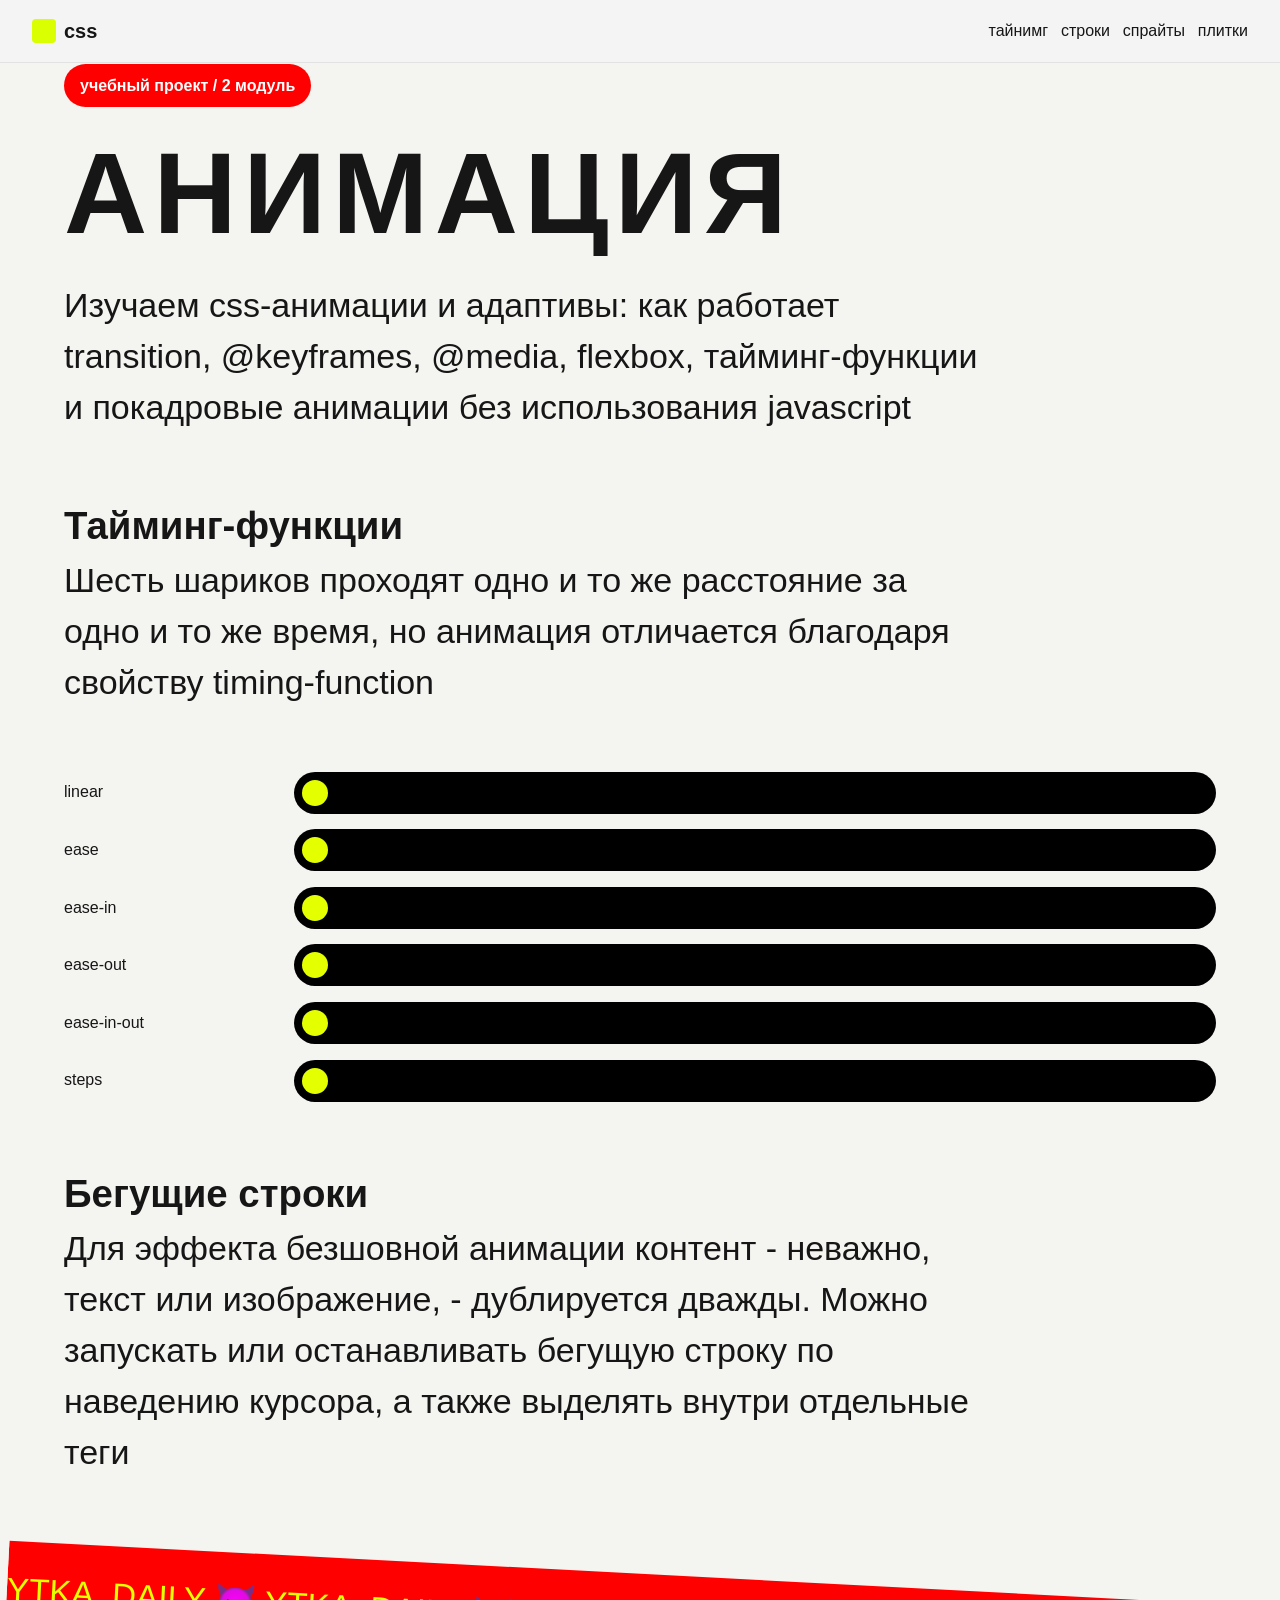
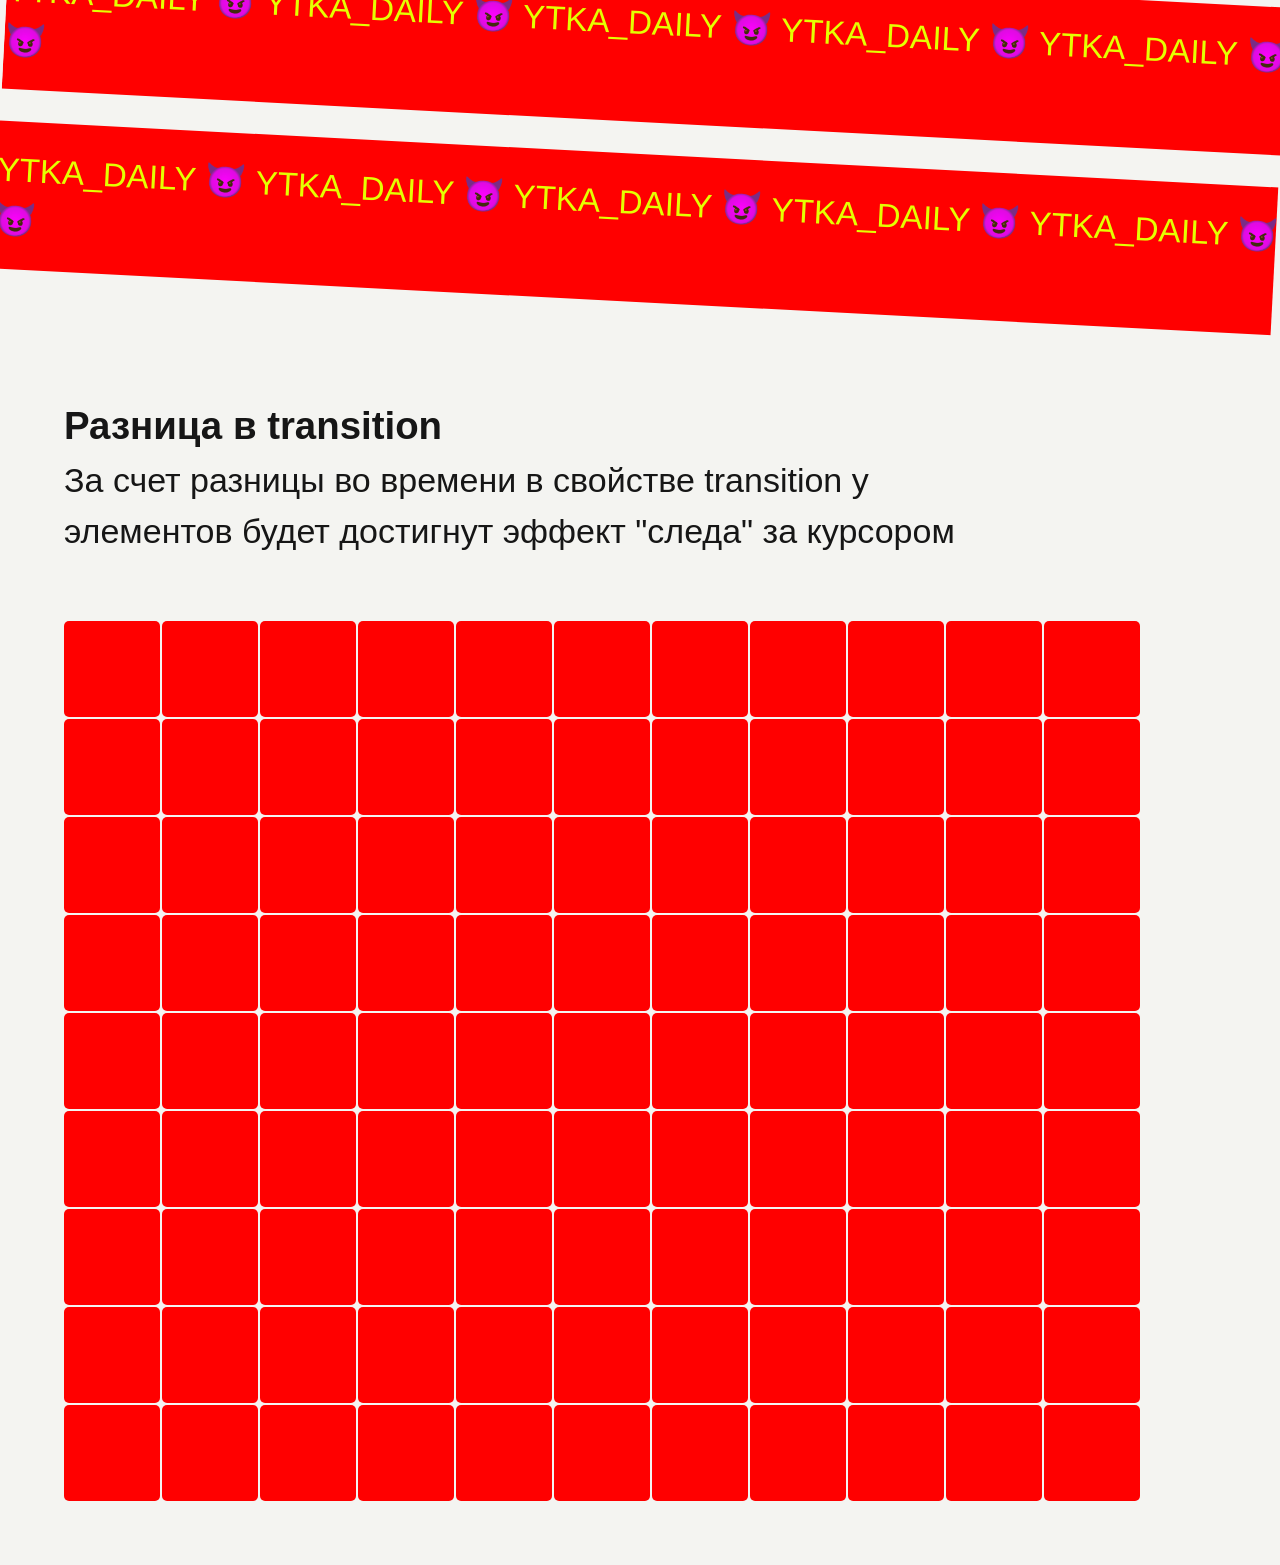
<file: 2 модуль/index.html>
<!doctype html>
<html lang="en">
  <head>
    <meta charset="UTF-8" />
    <meta name="viewport" content="width=device-width, initial-scale=1.0" />
    <title>CSS-анимации и адаптив</title>
    <link rel="stylesheet" href="stylesheets/style.css" />
  </head>

  <body>
    <header>
      <a href="#top" class="logo">
        <span class="logo_mark"></span>
        <span class="logo_text">css</span>
      </a>

      <nav class="menu">
        <a href="" class="menu_link">тайнимг</a>
        <a href="" class="menu_link">строки</a>
        <a href="" class="menu_link">спрайты</a>
        <a href="" class="menu_link">плитки</a>
        <!-- */ a.menu_link*4 /* -->
      </nav>
    </header>
    <!-- /*обозначает шапку сайта*/ -->
    <main>
      <section id="hero">
        <p class="hero_eyebrow">учебный проект / 2 модуль</p>
        <h1 class="hero_title">
          <span class="hero_letter">а</span>
          <span class="hero_letter">н</span>
          <span class="hero_letter">и</span>
          <span class="hero_letter">м</span>
          <span class="hero_letter">а</span>
          <span class="hero_letter">ц</span>
          <span class="hero_letter">и</span>
          <span class="hero_letter">я</span>
        </h1>
        <p class="section_lead">
          Изучаем css-анимации и адаптивы: как работает transition, @keyframes,
          @media, flexbox, тайминг-функции и покадровые анимации без
          использования javascript
        </p>
      </section>

      <section id="timing">
        <h2 class="section_title">Тайминг-функции</h2>
        <p class="section_lead">
          Шесть шариков проходят одно и то же расстояние за одно и то же время,
          но анимация отличается благодаря свойству timing-function
        </p>
        <div class="timing">
          <div class="timing_row">
            <p class="timing_label">linear</p>
            <div class="timing_track">
              <span class="timing_item linear"> </span
              ><span class="timing_ball"></span>
            </div>
          </div>

          <div class="timing_row">
            <p class="timing_label">ease</p>
            <div class="timing_track">
              <span class="timing_item ease"> </span
              ><span class="timing_ball"></span>
            </div>
          </div>

          <div class="timing_row">
            <p class="timing_label">ease-in</p>
            <div class="timing_track">
              <span class="timing_item ease-in"> </span
              ><span class="timing_ball"></span>
            </div>
          </div>

          <div class="timing_row">
            <p class="timing_label">ease-out</p>
            <div class="timing_track">
              <span class="timing_item ease-out"> </span
              ><span class="timing_ball"></span>
            </div>
          </div>

          <div class="timing_row">
            <p class="timing_label">ease-in-out</p>
            <div class="timing_track">
              <span class="timing_item ease-in-out"> </span
              ><span class="timing_ball"></span>
            </div>
          </div>

          <div class="timing_row">
            <p class="timing_label">steps</p>
            <div class="timing_track">
              <span class="timing_item steps"> </span
              ><span class="timing_ball"></span>
            </div>
          </div>
        </div>
      </section>

      <section id="marquee">
        <h2 class="section_title">Бегущие строки</h2>
        <p class="section_lead">
          Для эффекта безшовной анимации контент - неважно, текст или
          изображение, - дублируется дважды. Можно запускать или останавливать
          бегущую строку по наведению курсора, а также выделять внутри отдельные
          теги
        </p>
      </section>

      <div class="marquee">
        <p class="marquee_row">
          YTKA_DAILY 😈 YTKA_DAILY 😈 YTKA_DAILY 😈 YTKA_DAILY 😈 YTKA_DAILY 😈
          YTKA_DAILY 😈 YTKA_DAILY 😈 YTKA_DAILY 😈 YTKA_DAILY 😈 YTKA_DAILY 😈
        </p>
        <p class="marquee_row marquee_row--reverse">
          YTKA_DAILY 😈 YTKA_DAILY 😈 YTKA_DAILY 😈 YTKA_DAILY 😈 YTKA_DAILY 😈
          YTKA_DAILY 😈 YTKA_DAILY 😈 YTKA_DAILY 😈 YTKA_DAILY 😈 YTKA_DAILY 😈
        </p>
      </div>

      <section></section>

      <section id="tiles">
        <h2 class="section_title">Разница в transition</h2>
        <p class="section_lead">
          За счет разницы во времени в свойстве transition у элементов будет
          достигнут эффект "следа" за курсором
        </p>

        <div class="tiles">
          <span class="tile"></span><span class="tile"></span
          ><span class="tile"></span><span class="tile"></span
          ><span class="tile"></span><span class="tile"></span
          ><span class="tile"></span><span class="tile"></span
          ><span class="tile"></span><span class="tile"></span
          ><span class="tile"></span><span class="tile"></span
          ><span class="tile"></span><span class="tile"></span
          ><span class="tile"></span><span class="tile"></span
          ><span class="tile"></span><span class="tile"></span
          ><span class="tile"></span><span class="tile"></span
          ><span class="tile"></span><span class="tile"></span
          ><span class="tile"></span><span class="tile"></span
          ><span class="tile"></span><span class="tile"></span
          ><span class="tile"></span><span class="tile"></span
          ><span class="tile"></span><span class="tile"></span
          ><span class="tile"></span><span class="tile"></span
          ><span class="tile"></span><span class="tile"></span
          ><span class="tile"></span><span class="tile"></span
          ><span class="tile"></span><span class="tile"></span
          ><span class="tile"></span><span class="tile"></span
          ><span class="tile"></span><span class="tile"></span
          ><span class="tile"></span><span class="tile"></span
          ><span class="tile"></span><span class="tile"></span
          ><span class="tile"></span><span class="tile"></span
          ><span class="tile"></span><span class="tile"></span
          ><span class="tile"></span><span class="tile"></span
          ><span class="tile"></span><span class="tile"></span
          ><span class="tile"></span><span class="tile"></span
          ><span class="tile"></span><span class="tile"></span
          ><span class="tile"></span><span class="tile"></span
          ><span class="tile"></span><span class="tile"></span
          ><span class="tile"></span><span class="tile"></span
          ><span class="tile"></span><span class="tile"></span
          ><span class="tile"></span><span class="tile"></span
          ><span class="tile"></span><span class="tile"></span
          ><span class="tile"></span><span class="tile"></span
          ><span class="tile"></span><span class="tile"></span
          ><span class="tile"></span><span class="tile"></span
          ><span class="tile"></span><span class="tile"></span
          ><span class="tile"></span><span class="tile"></span
          ><span class="tile"></span><span class="tile"></span
          ><span class="tile"></span><span class="tile"></span
          ><span class="tile"></span><span class="tile"></span
          ><span class="tile"></span><span class="tile"></span
          ><span class="tile"></span><span class="tile"></span
          ><span class="tile"></span><span class="tile"></span
          ><span class="tile"></span><span class="tile"></span
          ><span class="tile"></span><span class="tile"></span>
          <span class="tile"></span><span class="tile"></span>
          <span class="tile"></span>
        </div>
      </section>
    </main>
  </body>
</html>
</file>
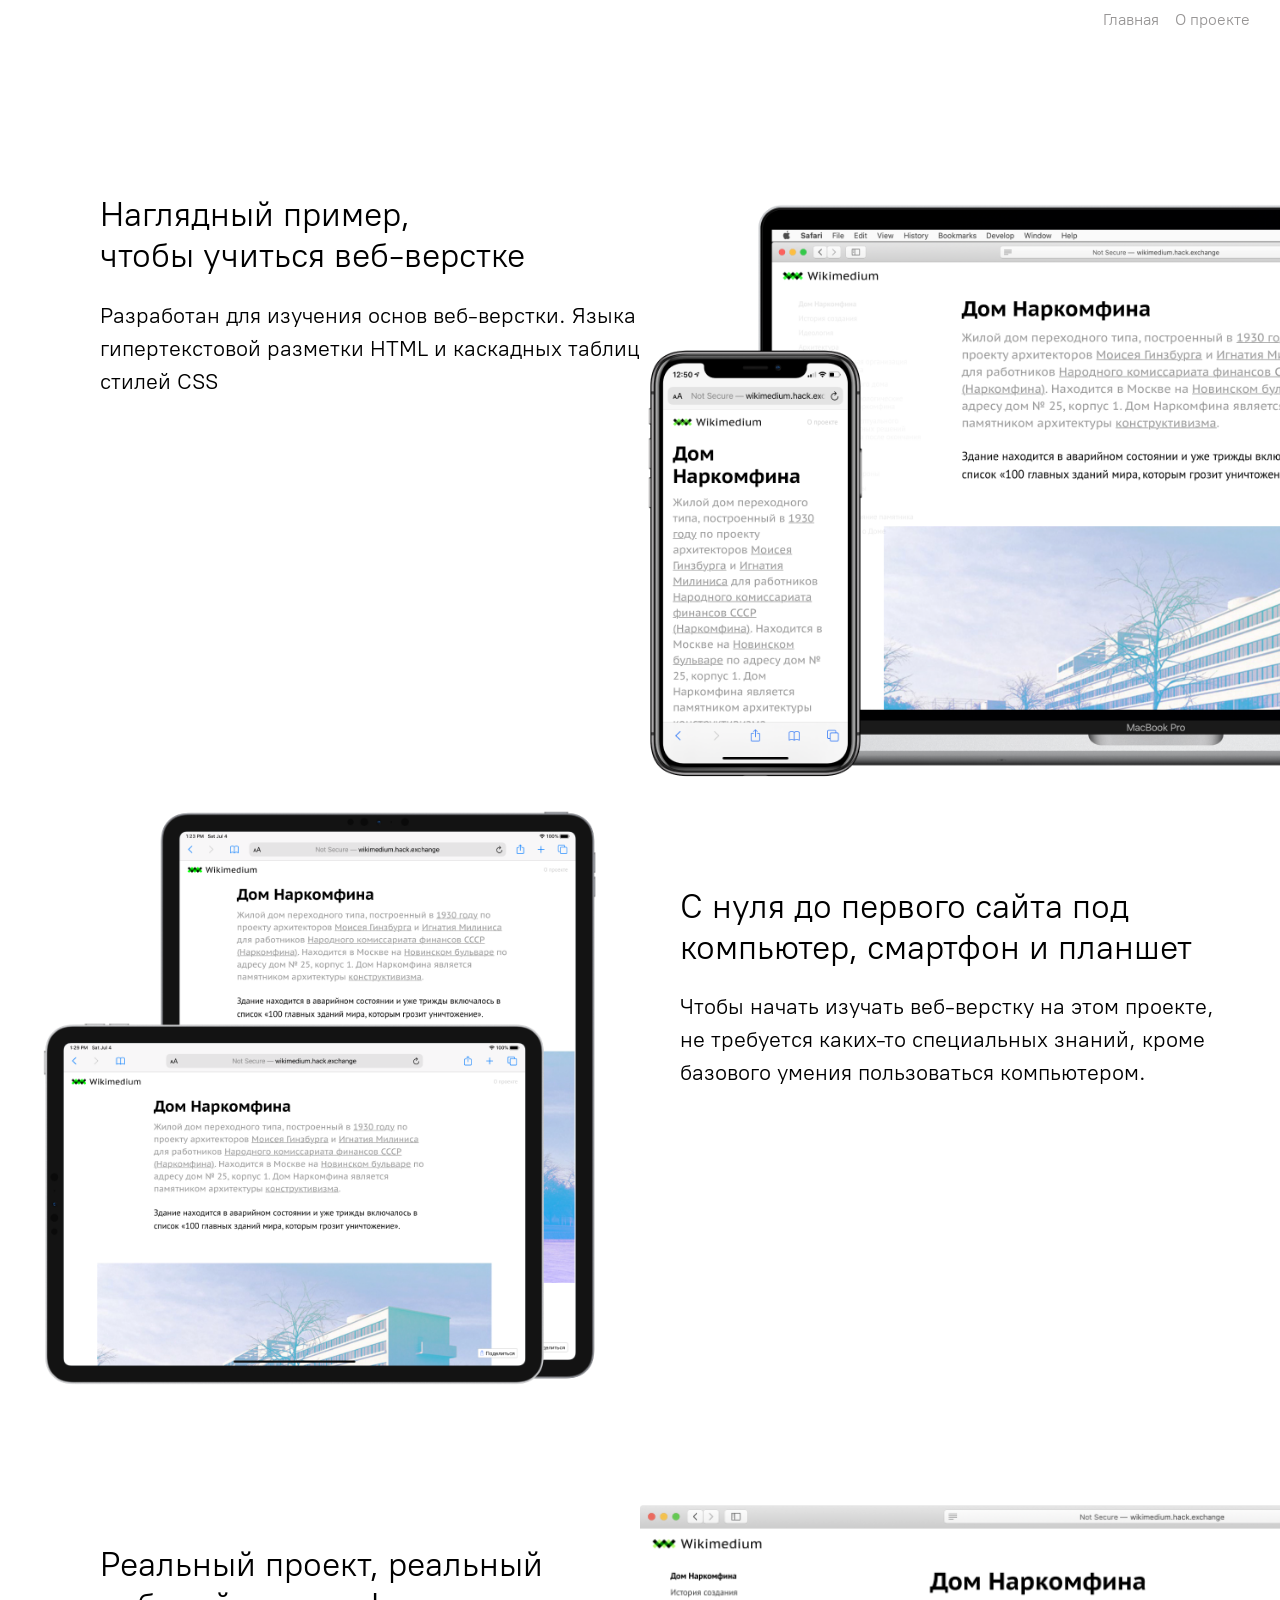
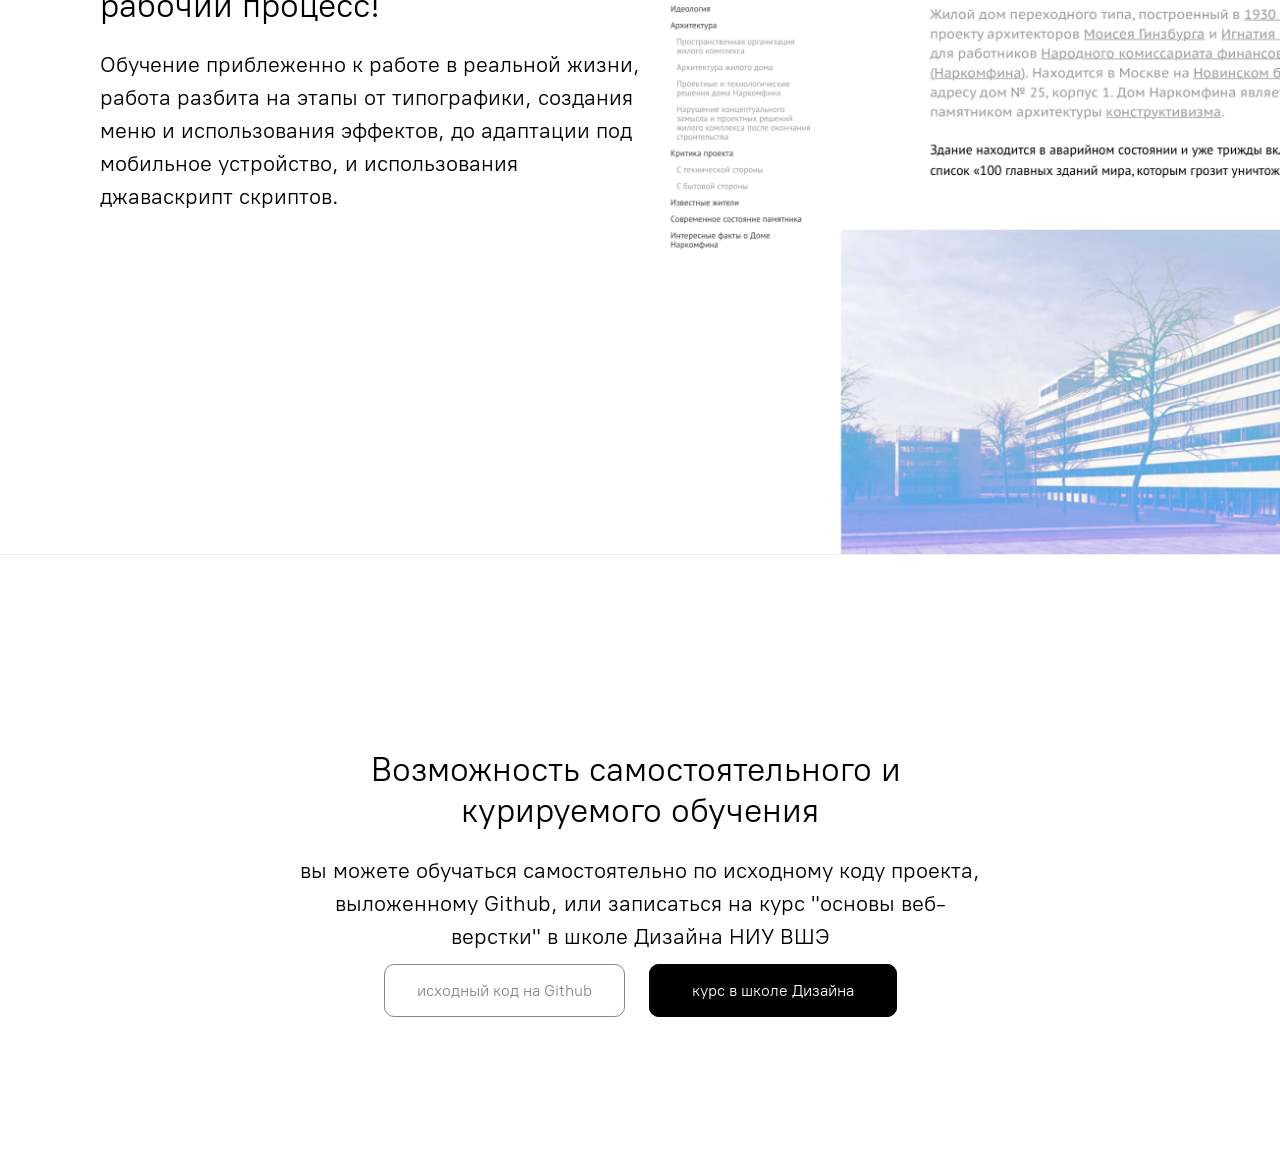
<file: about.html>
<!doctype html>
<html lang="ru">
  <head>
    <meta charset="UTF-8" />
    <meta name="viewport" content="width=device-width, initial-scale=1.0" />
    <title>О проекте</title>
    <link rel="stylesheet" href="stylesheets/style.css" />
    <link rel="icon" href="images/favicon.png" type="image/png" />
    <link rel="icon" href="images/favicon.png" type="image/x-icon" />
  </head>
  <body class="about">
    <nav class="menubar">
      <a href="index.html">Главная</a>
      <a href="about.html">О проекте</a>
    </nav>

    <main class="about-main">
      <section class="section-1">
        <div>
          <!-- &nbsp - неразрывный пробел -->
          <h2>Наглядный пример, чтобы&nbsp;учиться веб-верстке</h2>
          <p>
            Разработан для изучения основ веб-верстки. Языка гипертекстовой
            разметки HTML и каскадных таблиц стилей CSS
          </p>
        </div>

        <div>
          <img
            src="images/about1.png"
            alt="мокап проекта Дом Наркомфина на планшете и телефоне"
          />
        </div>
      </section>

      <section class="section-2">
        <div>
          <img
            src="images/about2.png"
            alt="мокап проекта Дом Наркомфина на планшете"
          />
        </div>

        <div>
          <h2>С нуля до первого сайта под компьютер, смартфон и планшет</h2>
          <p>
            Чтобы начать изучать веб-верстку на этом проекте, не требуется
            каких-то специальных знаний, кроме базового умения пользоваться
            компьютером.
          </p>
        </div>
      </section>

      <section class="section-3">
        <div>
          <h2>Реальный проект, реальный рабочий процесс!</h2>

          <p>
            Обучение приблеженно к работе в реальной жизни, работа разбита на
            этапы от типографики, создания меню и использования эффектов, до
            адаптации под мобильное устройство, и использования джаваскрипт
            скриптов.
          </p>
        </div>

        <div>
          <img src="images/about3.png" alt="картинка" />
        </div>
      </section>

      <section class="section-4">
        <div class="about-text">
          <h2>
            Возможность самостоятельного и&NonBreakingSpace; курируемого
            обучения
          </h2>
          <p>
            вы можете обучаться самостоятельно по исходному коду проекта,
            выложенному Github, или записаться на курс "основы веб-верстки" в
            школе Дизайна НИУ ВШЭ
          </p>
        </div>

        <div>
          <a
            href="https://github.com/eeevikk/1year26uki"
            class="about-link light"
            >исходный код на Github</a
          >
          <a href="https://creative.hse.ru/course_map" class="about-link dark"
            >курс в школе Дизайна</a
          >
        </div>
      </section>
    </main>
  </body>
</html>
</file>
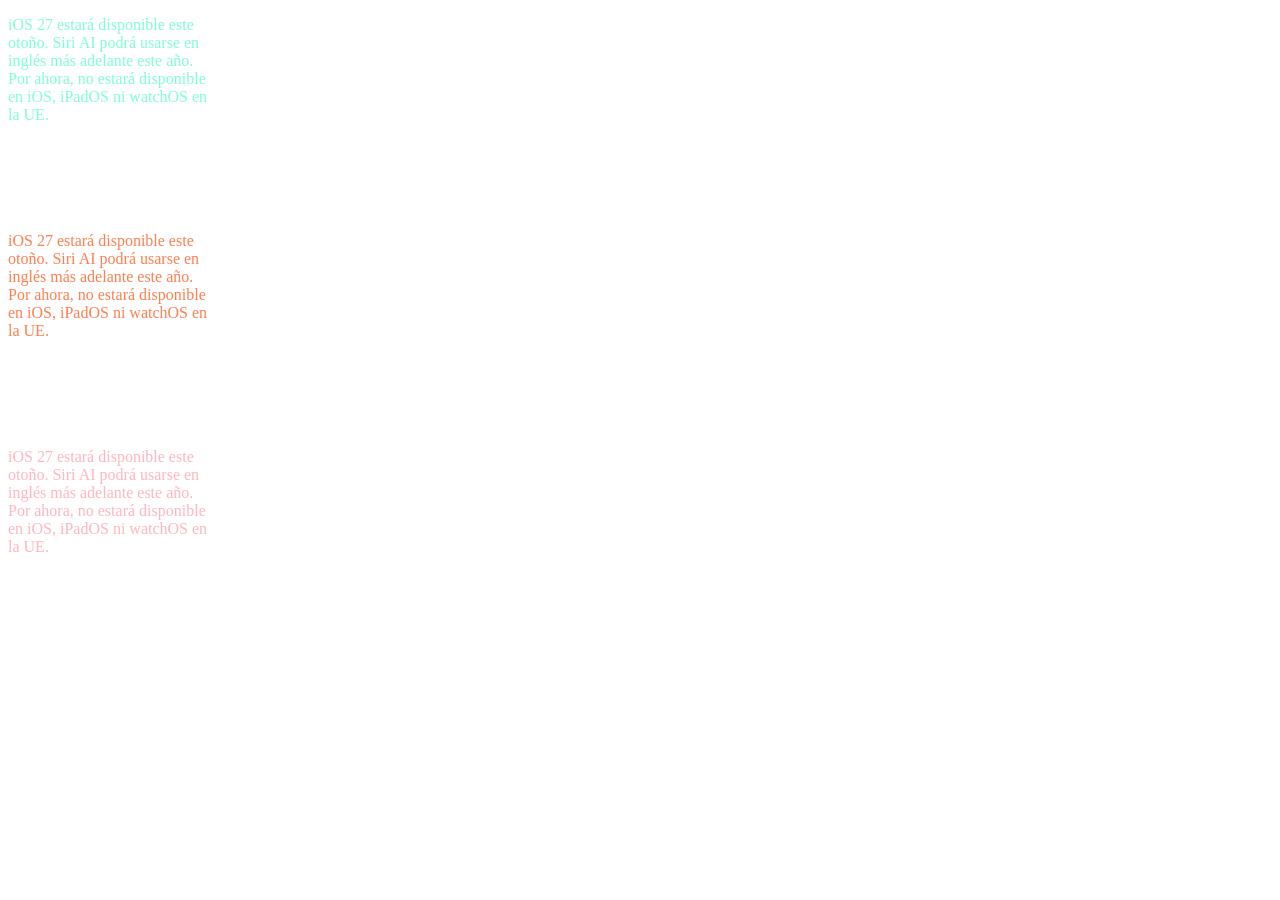
<file: css-base.html>
<!doctype html>
<html lang="en">
  <head>
    <meta charset="UTF-8" />
    <meta name="viewport" content="width=device-width, initial-scale=1.0" />
    <title>Основы CSS</title>
    <style>
      /* идентификатор */
      #paragraph_1 {
        color: aquamarine;
      }
      /* класс */
      #paragraph_2 {
        color: coral;
      }
      /* тег */
      p {
        color: lightpink;
        width: 200px;
        height: 200px;
      }
    </style>
  </head>
  <body>
    <p class="text" id="paragraph_1">
      iOS 27 estará disponible este otoño. Siri AI podrá usarse en inglés más
      adelante este año. Por ahora, no estará disponible en iOS, iPadOS ni
      watchOS en la UE.
    </p>
    <p class="text" id="paragraph_2">
      iOS 27 estará disponible este otoño. Siri AI podrá usarse en inglés más
      adelante este año. Por ahora, no estará disponible en iOS, iPadOS ni
      watchOS en la UE.
    </p>
    <p class="text" id="paragraph_3">
      iOS 27 estará disponible este otoño. Siri AI podrá usarse en inglés más
      adelante este año. Por ahora, no estará disponible en iOS, iPadOS ni
      watchOS en la UE.
    </p>

    <!-- чем ниже цвет, тем приоритетней -->
  </body>
</html>
</file>
<file: 2 модуль/stylesheets/style.css>
@import "reset.css";
/* @import url(); */
@import "layout.css";
@import "animation.css";
@import "adaptive.css";
</file>
<file: stylesheets/style.css>
@import "reset.css";
@import "fonts.css";
@import "layout.css";
</file>
